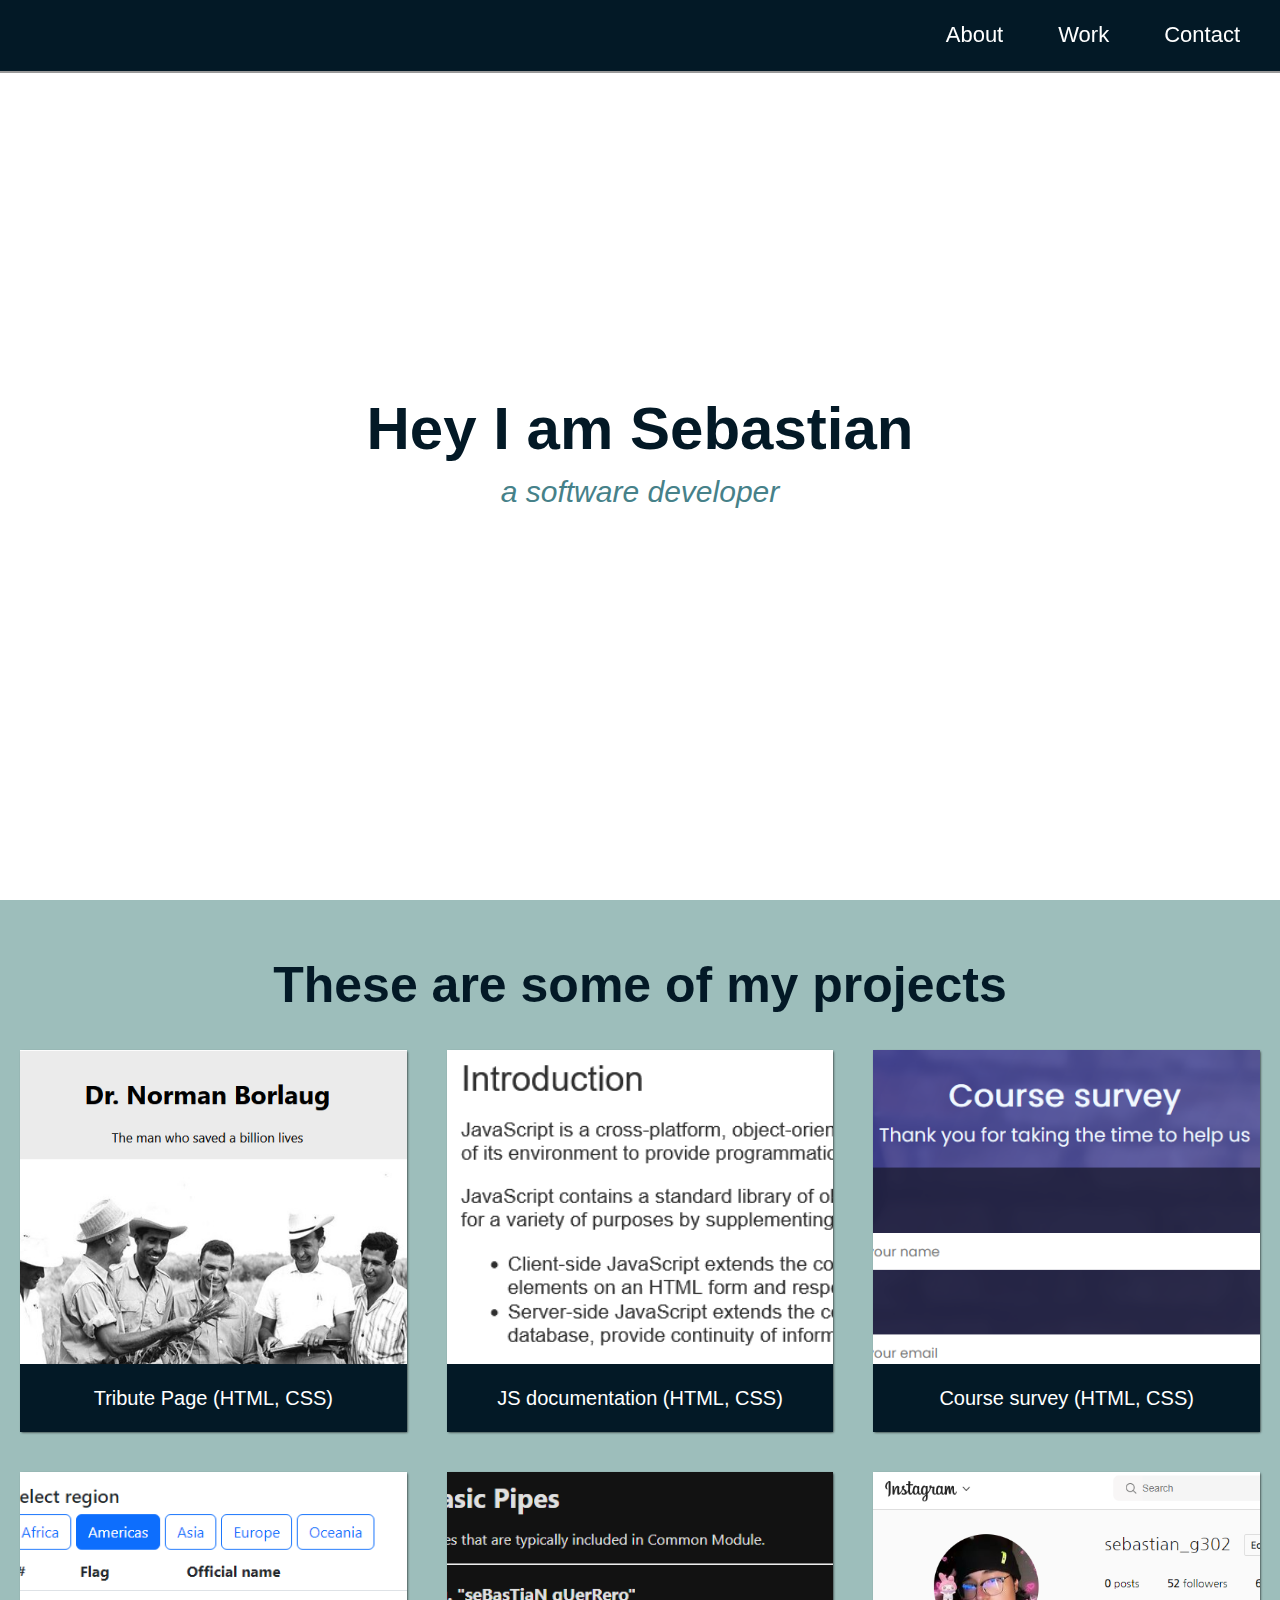
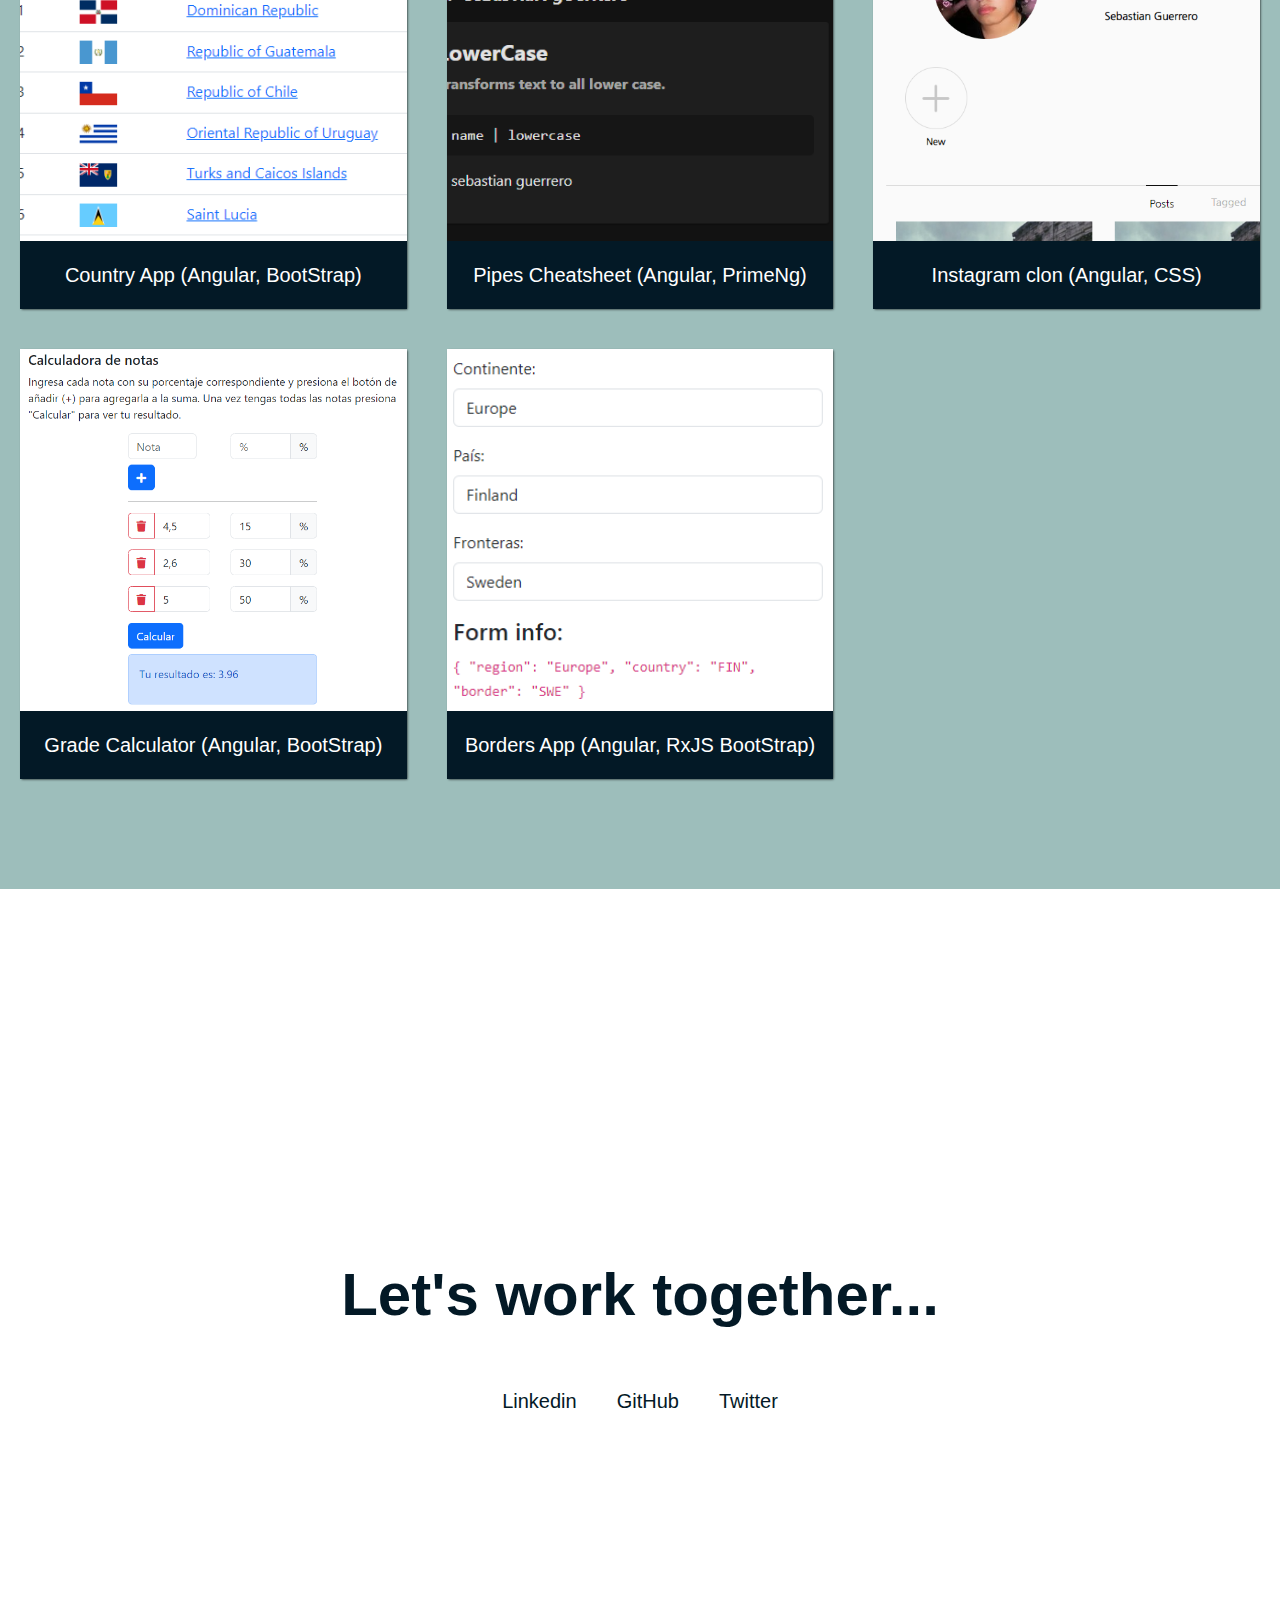
<file: index.html>
<!DOCTYPE html>
<html lang="en">

<head>
    <meta charset="UTF-8">
    <meta http-equiv="X-UA-Compatible" content="IE=edge">
    <meta name="viewport" content="width=device-width, initial-scale=1.0">
    <title>My portfolio</title>
    <link rel="stylesheet" href="https://use.fontawesome.com/releases/v5.8.2/css/all.css"
        integrity="sha384-oS3vJWv+0UjzBfQzYUhtDYW+Pj2yciDJxpsK1OYPAYjqT085Qq/1cq5FLXAZQ7Ay" crossorigin="anonymous" />
    <link rel="stylesheet" href="style.css?1">
    
<link rel="icon" href="img/ico.ico">
</head>

<!-- Google tag (gtag.js) -->
<script async src="https://www.googletagmanager.com/gtag/js?id=G-JQHBH5FK3P"></script>
<script>
  window.dataLayer = window.dataLayer || [];
  function gtag(){dataLayer.push(arguments);}
  gtag('js', new Date());

  gtag('config', 'G-JQHBH5FK3P');
</script>

<body>
    <nav id="navbar">
        <ul class="nav-list">
            <li>
                <a href="#welcome-section">About</a>
            </li>
            <li>
                <a href="#projects">Work</a>
            </li>
            <li>
                <a href="#contact">Contact</a>
            </li>
        </ul>
    </nav>
    <section id="welcome-section">
        <h1>Hey I am Sebastian</h1>
        <p>a software developer</p>
    </section>
    <section id="projects">
        <h2>These are some of my projects</h2>

        <div class="projects-grid">
            <a href="Tributo/index.html" target="_blank" class="project" >
                <img class="project-image" src="img/imagen-tributo.png" alt="tribute project image">
                <p class="project-title">
                    Tribute Page (HTML, CSS)
                </p>
            </a>

            <a href="Documentacion/index.html" target="_blank" class="project">
                <img class="project-image" src="img/imagen-documentacion.png" alt="documentation project image">
                <p class="project-title">
                    JS documentation (HTML, CSS)
                </p>
            </a>
            <a href="Encuesta/index.html" target="_blank" class="project">
                <img class="project-image" src="img/imagen-encuesta.png" alt="survey project image">
                <p class="project-title">
                    Course survey (HTML, CSS)
                </p>
            </a>
            <a href="https://bucolic-sunflower-2cf0e7.netlify.app" target="_blank" class="project">
                <img class="project-image" src="img/imagen-countryapp.png" alt="survey project image">
                <p class="project-title">
                    Country App (Angular, BootStrap)
                </p>
            </a>
             <a href="https://silly-cobbler-879619.netlify.app/" target="_blank" class="project">
                <img class="project-image" src="img/pipesimage.png" alt="Pipes-Cheatsheet project image">
                <p class="project-title">
                    Pipes Cheatsheet (Angular, PrimeNg)
                </p>
            </a>
            <a href="https://rainbow-figolla-d42e29.netlify.app" target="_blank" class="project">
                <img class="project-image" src="img/imagen-instagram.png" alt="Instagram clon project image">
                <p class="project-title">
                    Instagram clon (Angular, CSS)
                </p>
            </a>
             <a href="https://notasporporcentajes.000webhostapp.com" target="_blank" class="project">
                <img class="project-image" src="img/calculadoradenotas.png" alt="Grade calculator">
                <p class="project-title">
                    Grade Calculator (Angular, BootStrap)
                </p>
            </a>
             <a href="https://bordersapp.netlify.app" target="_blank" class="project">
                <img class="project-image" src="img/borderapp.png" alt="BordersApp project image">
                <p class="project-title">
                    Borders App (Angular, RxJS BootStrap)
                </p>
            </a>
        </div>
    </section>
    <section id="contact">
        <h1>Let's work together...</h1>
        <div id="contact-links">
            <a href="https://facebook.com" target="_blank" class="btn contact-details"><i
                    class="fab fa-linkedin"></i> Linkedin</a>
            <a id="profile-link" href="https://github.com/SebastianG302" target="_blank" class="btn contact-details"><i
                    class="fab fa-github"></i> GitHub</a>
            <a href="https://twitter.com" target="_blank" class="btn contact-details"><i class="fab fa-twitter"></i>
                Twitter</a>
        </div>
    </section>
</body>

</html>
</file>
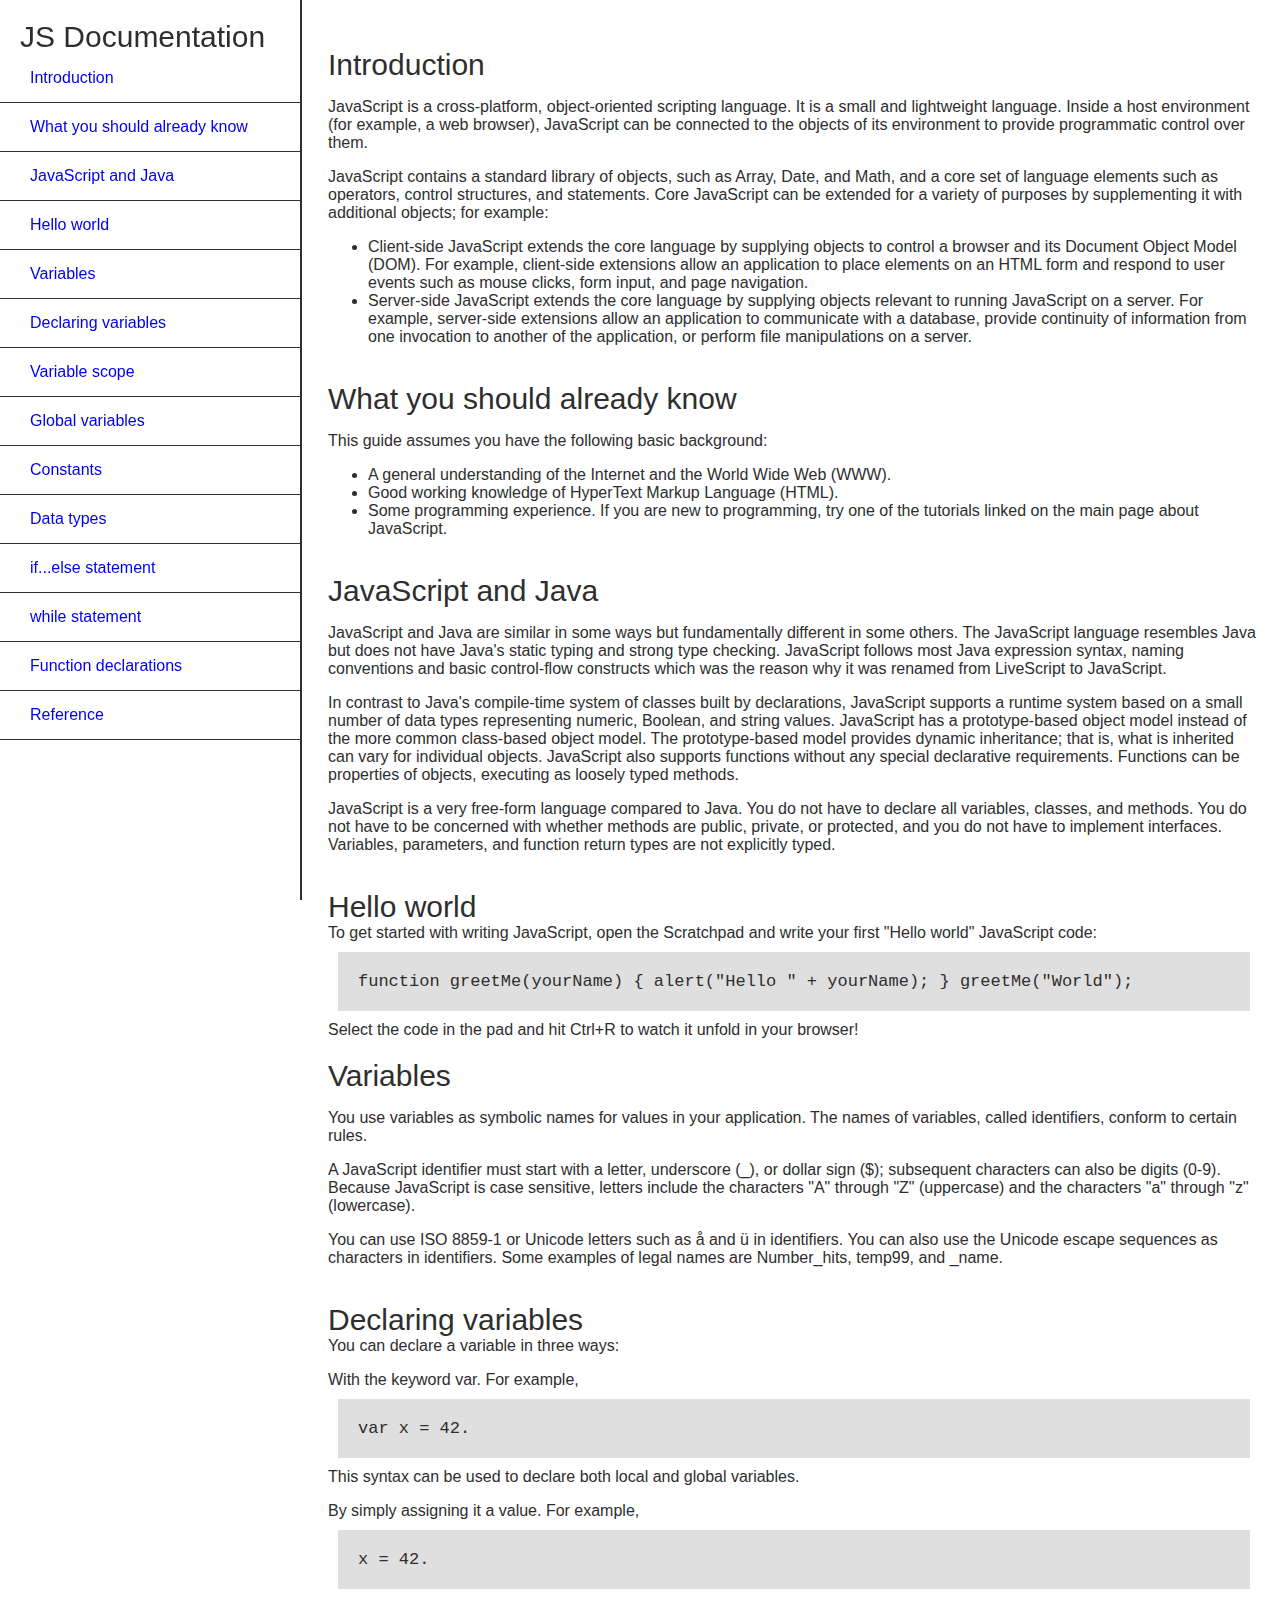
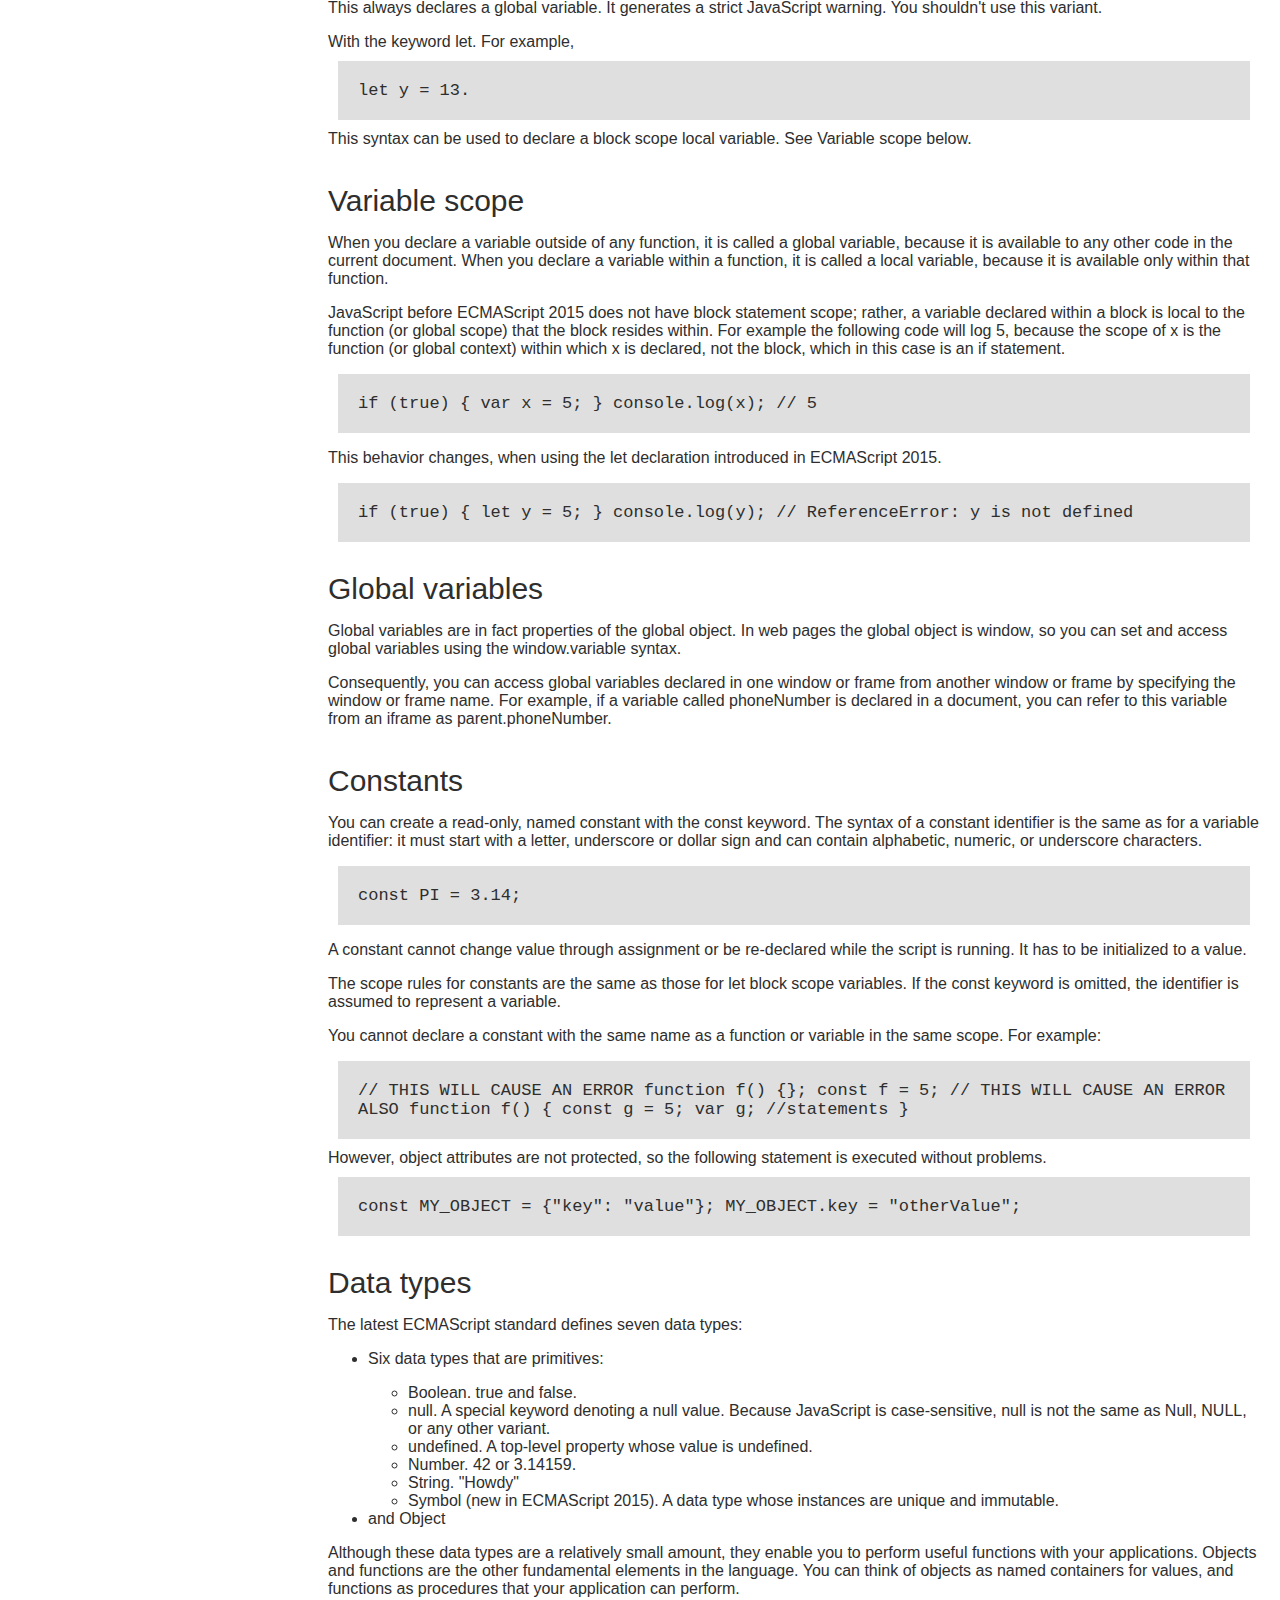
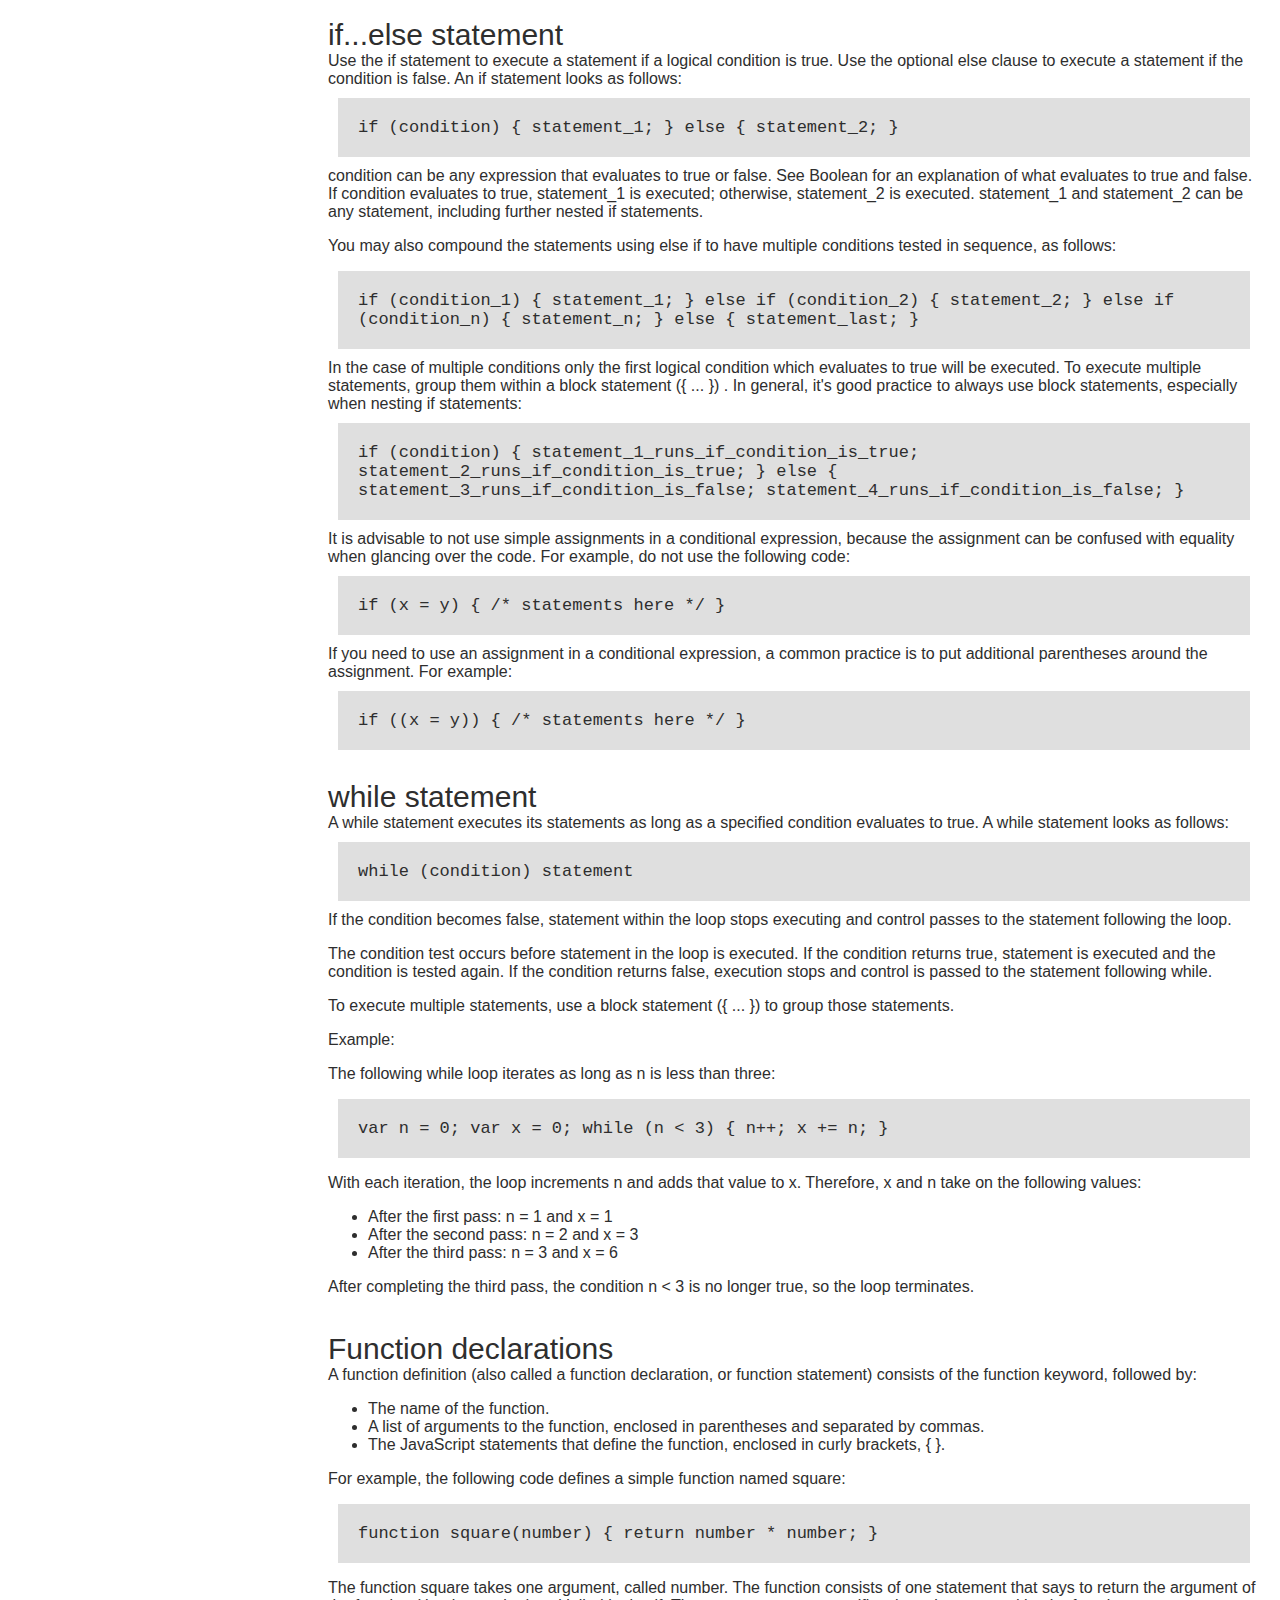
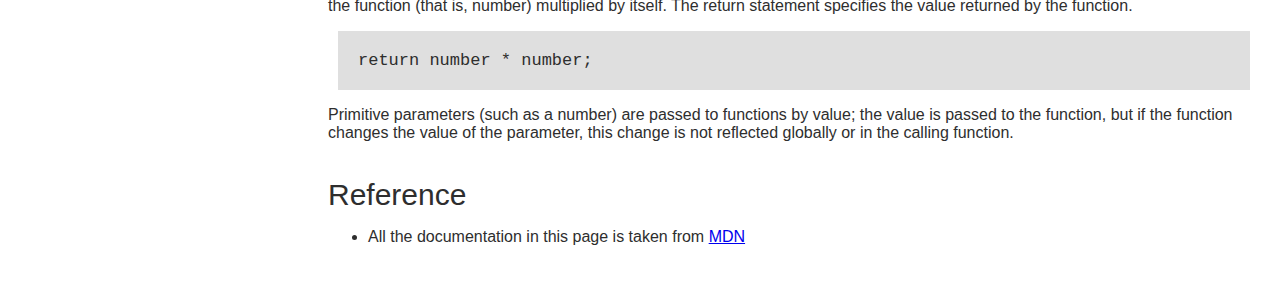
<file: Documentacion/index.html>
<!DOCTYPE html>
<html lang="en">

<head>
  <meta charset="UTF-8">
  <meta http-equiv="X-UA-Compatible" content="IE=edge">
  <meta name="viewport" content="width=device-width, initial-scale=1.0">
  <link rel="stylesheet" href="style.css">
  <title>Documentacion</title>
</head>

<body>
  <nav id="navbar">
    <header id="principal">JS Documentation</header>
    <ul>
      <li><a class="nav-link" href="#Introduction">Introduction</a></li>
      <li>
        <a class="nav-link" href="#What_you_should_already_know">What you should already know</a>
      </li>
      <li>
        <a class="nav-link" href="#JavaScript_and_Java">JavaScript and Java</a>
      </li>
      <li><a class="nav-link" href="#Hello_world">Hello world</a></li>
      <li><a class="nav-link" href="#Variables">Variables</a></li>
      <li>
        <a class="nav-link" href="#Declaring_variables">Declaring variables</a>
      </li>
      <li><a class="nav-link" href="#Variable_scope">Variable scope</a></li>
      <li>
        <a class="nav-link" href="#Global_variables">Global variables</a>
      </li>
      <li><a class="nav-link" href="#Constants">Constants</a></li>
      <li><a class="nav-link" href="#Data_types">Data types</a></li>
      <li>
        <a class="nav-link" href="#if...else_statement">if...else statement</a>
      </li>
      <li><a class="nav-link" href="#while_statement">while statement</a></li>
      <li>
        <a class="nav-link" href="#Function_declarations">Function declarations</a>
      </li>
      <li><a class="nav-link" href="#Reference">Reference</a></li>
    </ul>
  </nav>
  <main id="main-doc">
    <section class="main-section" id="Introduction">
      <header>Introduction</header>
      <article>
        <p>
          JavaScript is a cross-platform, object-oriented scripting language.
          It is a small and lightweight language. Inside a host environment
          (for example, a web browser), JavaScript can be connected to the
          objects of its environment to provide programmatic control over
          them.
        </p>

        <p>
          JavaScript contains a standard library of objects, such as Array,
          Date, and Math, and a core set of language elements such as
          operators, control structures, and statements. Core JavaScript can
          be extended for a variety of purposes by supplementing it with
          additional objects; for example:
        </p>
        <ul>
          <li>
            Client-side JavaScript extends the core language by supplying
            objects to control a browser and its Document Object Model (DOM).
            For example, client-side extensions allow an application to place
            elements on an HTML form and respond to user events such as mouse
            clicks, form input, and page navigation.
          </li>
          <li>
            Server-side JavaScript extends the core language by supplying
            objects relevant to running JavaScript on a server. For example,
            server-side extensions allow an application to communicate with a
            database, provide continuity of information from one invocation to
            another of the application, or perform file manipulations on a
            server.
          </li>
        </ul>
      </article>
    </section>
    <section class="main-section" id="What_you_should_already_know">
      <header>What you should already know</header>
      <article>
        <p>This guide assumes you have the following basic background:</p>

        <ul>
          <li>
            A general understanding of the Internet and the World Wide Web
            (WWW).
          </li>
          <li>Good working knowledge of HyperText Markup Language (HTML).</li>
          <li>
            Some programming experience. If you are new to programming, try
            one of the tutorials linked on the main page about JavaScript.
          </li>
        </ul>
      </article>
    </section>
    <section class="main-section" id="JavaScript_and_Java">
      <header>JavaScript and Java</header>
      <article>
        <p>
          JavaScript and Java are similar in some ways but fundamentally
          different in some others. The JavaScript language resembles Java but
          does not have Java's static typing and strong type checking.
          JavaScript follows most Java expression syntax, naming conventions
          and basic control-flow constructs which was the reason why it was
          renamed from LiveScript to JavaScript.
        </p>

        <p>
          In contrast to Java's compile-time system of classes built by
          declarations, JavaScript supports a runtime system based on a small
          number of data types representing numeric, Boolean, and string
          values. JavaScript has a prototype-based object model instead of the
          more common class-based object model. The prototype-based model
          provides dynamic inheritance; that is, what is inherited can vary
          for individual objects. JavaScript also supports functions without
          any special declarative requirements. Functions can be properties of
          objects, executing as loosely typed methods.
        </p>
        <p>
          JavaScript is a very free-form language compared to Java. You do not
          have to declare all variables, classes, and methods. You do not have
          to be concerned with whether methods are public, private, or
          protected, and you do not have to implement interfaces. Variables,
          parameters, and function return types are not explicitly typed.
        </p>
      </article>
    </section>
    <section class="main-section" id="Hello_world">
      <header>Hello world</header>
      <article>
        To get started with writing JavaScript, open the Scratchpad and write
        your first "Hello world" JavaScript code:
        <code>function greetMe(yourName) { alert("Hello " + yourName); }
          greetMe("World");
        </code>

        Select the code in the pad and hit Ctrl+R to watch it unfold in your
        browser!
      </article>
    </section>
    <section class="main-section" id="Variables">
      <header>Variables</header>
      <p>
        You use variables as symbolic names for values in your application.
        The names of variables, called identifiers, conform to certain rules.
      </p>
      <p>
        A JavaScript identifier must start with a letter, underscore (_), or
        dollar sign ($); subsequent characters can also be digits (0-9).
        Because JavaScript is case sensitive, letters include the characters
        "A" through "Z" (uppercase) and the characters "a" through "z"
        (lowercase).
      </p>
      <p>
        You can use ISO 8859-1 or Unicode letters such as å and ü in
        identifiers. You can also use the Unicode escape sequences as
        characters in identifiers. Some examples of legal names are
        Number_hits, temp99, and _name.
      </p>
    </section>
    <section class="main-section" id="Declaring_variables">
      <header>Declaring variables</header>
      <article>
        You can declare a variable in three ways:
        <p>
          With the keyword var. For example, <code>var x = 42.</code> This
          syntax can be used to declare both local and global variables.
        </p>
        <p>
          By simply assigning it a value. For example,
          <code>x = 42.</code> This always declares a global variable. It
          generates a strict JavaScript warning. You shouldn't use this
          variant.
        </p>
        <p>
          With the keyword let. For example,<code> let y = 13.</code> This
          syntax can be used to declare a block scope local variable. See
          Variable scope below.
        </p>
      </article>
    </section>
    <section class="main-section" id="Variable_scope">
      <header>Variable scope</header>
      <article>
        <p>
          When you declare a variable outside of any function, it is called a
          global variable, because it is available to any other code in the
          current document. When you declare a variable within a function, it
          is called a local variable, because it is available only within that
          function.
        </p>

        <p>
          JavaScript before ECMAScript 2015 does not have block statement
          scope; rather, a variable declared within a block is local to the
          function (or global scope) that the block resides within. For
          example the following code will log 5, because the scope of x is the
          function (or global context) within which x is declared, not the
          block, which in this case is an if statement.
        </p>
        <code>if (true) { var x = 5; } console.log(x); // 5</code>
        <p>
          This behavior changes, when using the let declaration introduced in
          ECMAScript 2015.
        </p>

        <code>if (true) { let y = 5; } console.log(y); // ReferenceError: y is
          not defined</code>
      </article>
    </section>
    <section class="main-section" id="Global_variables">
      <header>Global variables</header>
      <article>
        <p>
          Global variables are in fact properties of the global object. In web
          pages the global object is window, so you can set and access global
          variables using the window.variable syntax.
        </p>

        <p>
          Consequently, you can access global variables declared in one window
          or frame from another window or frame by specifying the window or
          frame name. For example, if a variable called phoneNumber is
          declared in a document, you can refer to this variable from an
          iframe as parent.phoneNumber.
        </p>
      </article>
    </section>
    <section class="main-section" id="Constants">
      <header>Constants</header>
      <article>
        <p>
          You can create a read-only, named constant with the const keyword.
          The syntax of a constant identifier is the same as for a variable
          identifier: it must start with a letter, underscore or dollar sign
          and can contain alphabetic, numeric, or underscore characters.
        </p>

        <code>const PI = 3.14;</code>
        <p>
          A constant cannot change value through assignment or be re-declared
          while the script is running. It has to be initialized to a value.
        </p>

        <p>
          The scope rules for constants are the same as those for let block
          scope variables. If the const keyword is omitted, the identifier is
          assumed to represent a variable.
        </p>

        <p>
          You cannot declare a constant with the same name as a function or
          variable in the same scope. For example:
        </p>

        <code>// THIS WILL CAUSE AN ERROR function f() {}; const f = 5; // THIS
          WILL CAUSE AN ERROR ALSO function f() { const g = 5; var g;
          //statements }</code>
        However, object attributes are not protected, so the following
        statement is executed without problems.
        <code>const MY_OBJECT = {"key": "value"}; MY_OBJECT.key =
          "otherValue";</code>
      </article>
    </section>
    <section class="main-section" id="Data_types">
      <header>Data types</header>
      <article>
        <p>The latest ECMAScript standard defines seven data types:</p>
        <ul>
          <li>
            <p>Six data types that are primitives:</p>
            <ul>
              <li>Boolean. true and false.</li>
              <li>
                null. A special keyword denoting a null value. Because
                JavaScript is case-sensitive, null is not the same as Null,
                NULL, or any other variant.
              </li>
              <li>
                undefined. A top-level property whose value is undefined.
              </li>
              <li>Number. 42 or 3.14159.</li>
              <li>String. "Howdy"</li>
              <li>
                Symbol (new in ECMAScript 2015). A data type whose instances
                are unique and immutable.
              </li>
            </ul>
          </li>

          <li>and Object</li>
        </ul>
        Although these data types are a relatively small amount, they enable
        you to perform useful functions with your applications. Objects and
        functions are the other fundamental elements in the language. You can
        think of objects as named containers for values, and functions as
        procedures that your application can perform.
      </article>
    </section>
    <section class="main-section" id="if...else_statement">
      <header>if...else statement</header>
      <article>
        Use the if statement to execute a statement if a logical condition is
        true. Use the optional else clause to execute a statement if the
        condition is false. An if statement looks as follows:

        <code>if (condition) { statement_1; } else { statement_2; }</code>
        condition can be any expression that evaluates to true or false. See
        Boolean for an explanation of what evaluates to true and false. If
        condition evaluates to true, statement_1 is executed; otherwise,
        statement_2 is executed. statement_1 and statement_2 can be any
        statement, including further nested if statements.
        <p>
          You may also compound the statements using else if to have multiple
          conditions tested in sequence, as follows:
        </p>
        <code>if (condition_1) { statement_1; } else if (condition_2) {
          statement_2; } else if (condition_n) { statement_n; } else {
          statement_last; }
        </code>
        In the case of multiple conditions only the first logical condition
        which evaluates to true will be executed. To execute multiple
        statements, group them within a block statement ({ ... }) . In
        general, it's good practice to always use block statements, especially
        when nesting if statements:

        <code>if (condition) { statement_1_runs_if_condition_is_true;
          statement_2_runs_if_condition_is_true; } else {
          statement_3_runs_if_condition_is_false;
          statement_4_runs_if_condition_is_false; }</code>
        It is advisable to not use simple assignments in a conditional
        expression, because the assignment can be confused with equality when
        glancing over the code. For example, do not use the following code:
        <code>if (x = y) { /* statements here */ }</code> If you need to use
        an assignment in a conditional expression, a common practice is to put
        additional parentheses around the assignment. For example:

        <code>if ((x = y)) { /* statements here */ }</code>
      </article>
    </section>
    <section class="main-section" id="while_statement">
      <header>while statement</header>
      <article>
        A while statement executes its statements as long as a specified
        condition evaluates to true. A while statement looks as follows:

        <code>while (condition) statement</code> If the condition becomes
        false, statement within the loop stops executing and control passes to
        the statement following the loop.

        <p>
          The condition test occurs before statement in the loop is executed.
          If the condition returns true, statement is executed and the
          condition is tested again. If the condition returns false, execution
          stops and control is passed to the statement following while.
        </p>

        <p>
          To execute multiple statements, use a block statement ({ ... }) to
          group those statements.
        </p>

        Example:

        <p>
          The following while loop iterates as long as n is less than three:
        </p>

        <code>var n = 0; var x = 0; while (n &lt; 3) { n++; x += n; }</code>
        <p>
          With each iteration, the loop increments n and adds that value to x.
          Therefore, x and n take on the following values:
        </p>

        <ul>
          <li>After the first pass: n = 1 and x = 1</li>
          <li>After the second pass: n = 2 and x = 3</li>
          <li>After the third pass: n = 3 and x = 6</li>
        </ul>
        <p>
          After completing the third pass, the condition n &lt; 3 is no longer
          true, so the loop terminates.
        </p>
      </article>
    </section>
    <section class="main-section" id="Function_declarations">
      <header>Function declarations</header>
      <article>
        A function definition (also called a function declaration, or function
        statement) consists of the function keyword, followed by:

        <ul>
          <li>The name of the function.</li>
          <li>
            A list of arguments to the function, enclosed in parentheses and
            separated by commas.
          </li>
          <li>
            The JavaScript statements that define the function, enclosed in
            curly brackets, { }.
          </li>
        </ul>
        <p>
          For example, the following code defines a simple function named
          square:
        </p>

        <code>function square(number) { return number * number; }</code>
        <p>
          The function square takes one argument, called number. The function
          consists of one statement that says to return the argument of the
          function (that is, number) multiplied by itself. The return
          statement specifies the value returned by the function.
        </p>
        <code>return number * number;</code>
        <p>
          Primitive parameters (such as a number) are passed to functions by
          value; the value is passed to the function, but if the function
          changes the value of the parameter, this change is not reflected
          globally or in the calling function.
        </p>
      </article>
    </section>
    <section class="main-section" id="Reference">
      <header>Reference</header>
      <article>
        <ul>
          <li>
            All the documentation in this page is taken from
            <a href="https://developer.mozilla.org/en-US/docs/Web/JavaScript/Guide" target="_blank">MDN</a>
          </li>
        </ul>
      </article>
    </section>
  </main>
</body>

</html>
</file>
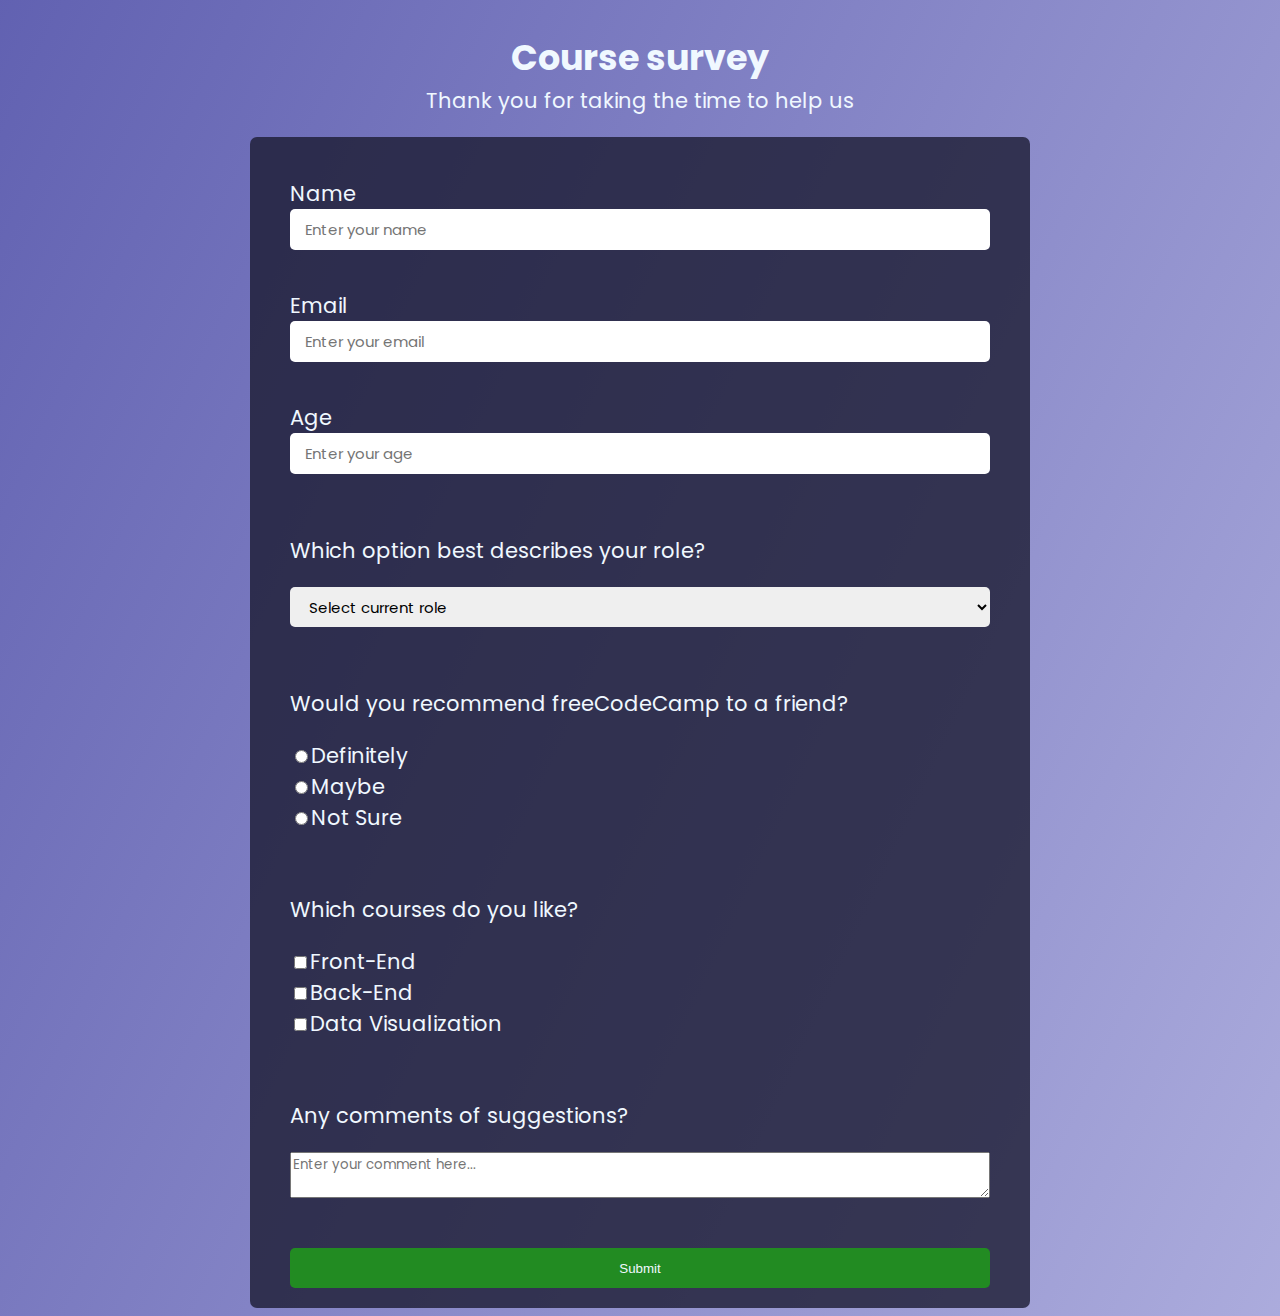
<file: Encuesta/index.html>
<!DOCTYPE html>
<html lang="en">
<head>
    <meta charset="UTF-8">
    <meta http-equiv="X-UA-Compatible" content="IE=edge">
    <meta name="viewport" content="width=device-width, initial-scale=1.0">
    <link rel="stylesheet" href="style.css">
    <title>Encuesta</title>
</head>
<body>
    <main id="main">
        <header>
            <h1 id="title">Course survey</h1>
            <p id="description">Thank you for taking the time to help us</p>
        </header>
        <form id="survey-form">
            <div class="form-div">
                <label for="name" id="name-label">Name</label>
                <input 
                    type="text"
                    name="name"
                    id="name"
                    class="input-text"
                    placeholder="Enter your name"
                    required>
            </div>
            <div class="form-div">
                <label for="email" id="email-label">Email</label>
                <input 
                    type="email" 
                    name="email" 
                    id="email"
                    class="input-text"
                    placeholder="Enter your email" 
                    required>
            </div>
            <div class="form-div">
                <label for="age" id="number-label">Age</label>
                <input 
                    type="number" 
                    name="age" 
                    id="number"
                    class="input-text"
                    placeholder="Enter your age">
            </div>
            <div class="form-div">
                <p>Which option best describes your role?</p>
                <select id="dropdown" name="role" class="input-text drop" required>
                    <option disabled selected>Select current role</option>
                    <option value="student">Student</option>
                    <option value="job">Full time job</option>
                    <option value="learner">Full time learner</option>
                    <option value="preferno">Prefer not to say</option>
                    <option value="other">Other</option>
                </select>
            </div>

            <div class="form-div">
                <p>Would you recommend freeCodeCamp to a friend?</p>
                <label>
                    <input type="radio" name="radio" value="definitely">Definitely
                </label>
                <label>
                    <input type="radio" name="radio" value="maybe">Maybe
                </label>
                <label>
                    <input type="radio" name="radio" value="not-sure">Not Sure
                </label>
            </div>

            <div class="form-div">
                <p>Which courses do you like?</p>
                <label>
                    <input type="checkbox" value="front-end">Front-End
                </label>
                <label>
                    <input type="checkbox" value="back-end">Back-End
                </label>
                <label>
                    <input type="checkbox" value="data">Data Visualization
                </label>
            </div>

            <div class="form-div">
                <p>Any comments of suggestions?</p>
                <textarea name="comments"  placeholder="Enter your comment here..."></textarea>
            </div>

            <div>
                <button type="submit" id="submit">Submit</button>
            </div>
        </form>
    </main>

</body>
</html>
</file>
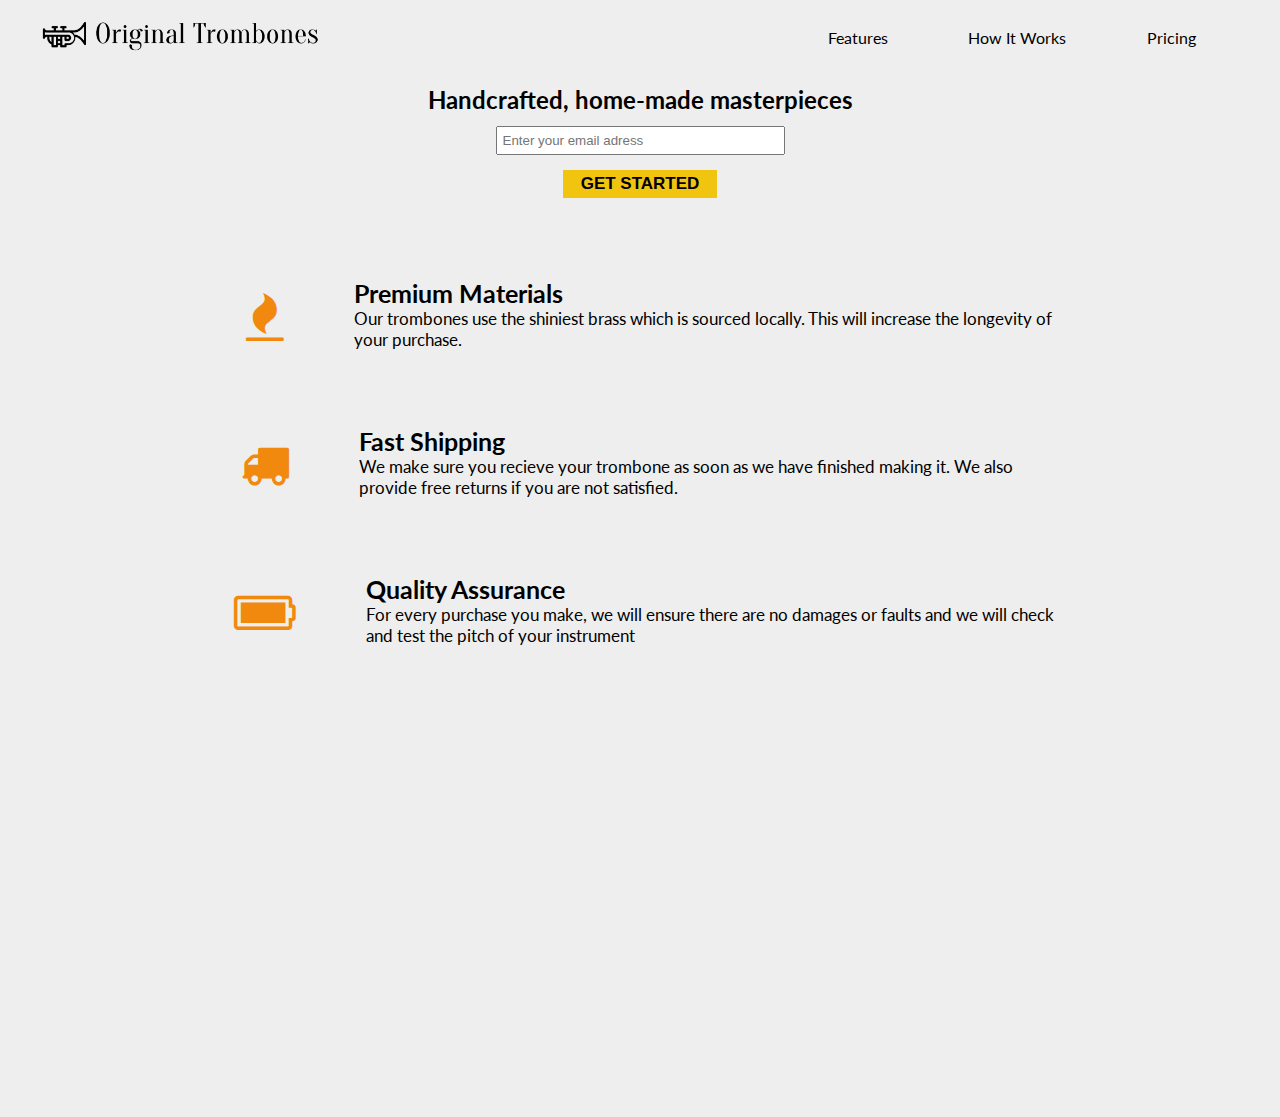
<file: Landing page/index.html>
<!DOCTYPE html>
<html lang="en">
<head>
    <meta charset="UTF-8">
    <meta http-equiv="X-UA-Compatible" content="IE=edge">
    <meta name="viewport" content="width=device-width, initial-scale=1.0">
    <link rel="stylesheet" href="font-awesome-4.7.0/css/font-awesome.css">

    <link rel="stylesheet" href="styles.css">
    <title>Landing Page</title>
</head>
<body>
    <div id="page-wrapper">
    <header id="header">
        <div id="logo">
            <img id="header-img" src="logo.png">
        </div>
        
        <nav id="nav-bar">
            <ul>
                <li><a class="nav-link" href="#features">Features</a></li>
                <li><a class="nav-link" href="#how-it-works">How It Works</a></li>
                <li><a class="nav-link" href="#pricing">Pricing</a></li>
            </ul>
        </nav>

    </header>
    <main> 
        
        <section id="how-it-works">
            <h2>Handcrafted, home-made masterpieces</h2>
            <form id="form" action="https://www.freecodecamp.com/email-submit">
              <input id="email" name="email" type="email" placeholder="Enter your email adress" required>
              
              <input type="submit" id="submit" value="GET STARTED">
            </form>
        </section>
        
        <section>
            <div class="grid">
                <div class="icon"><i class="fa fa-3x fa-fire"></i></div>
                <div class="informacion">
                    <h2>Premium Materials</h2>
                    <p>Our trombones use the shiniest brass which is sourced locally. This will increase the longevity of your purchase.</p>
                </div>
            </div>
        </section>
        
                <section>
            <div class="grid">
                <div class="icon"><i class="fa fa-3x fa-truck"></i></div>
                <div class="informacion">
                    <h2>Fast Shipping</h2>
                    <p>We make sure you recieve your trombone as soon as we have finished making it. We also provide free returns if you are not satisfied. </p>
                </div>
            </div>
        </section>
        
                <section>
            <div class="grid">
                <div class="icon"><i class="fa fa-3x fa-battery-full" aria-hidden="true"></i></div>
                <div class="informacion">
                    <h2>Quality Assurance</h2>
                    <p>For every purchase you make, we will ensure there are no damages or faults and we will check and test the pitch of your instrument</p>
                </div>
            </div>
        </section>

        <section id="features">
            <iframe
            id="video"
            height="315"
            src="https://www.youtube-nocookie.com/embed/y8Yv4pnO7qc?rel=0&amp;controls=0&amp;showinfo=0"
            frameborder="0"
            allowfullscreen
          ></iframe>
        </section>          
        </section>
    </main>
</div>
</body>
</html>
</file>
<file: style.css>
:root {

    --rich-black-fogra-29: rgb(255, 255, 255);
    --metallic-seaweed: #468189ff;
    --green-sheen: #77aca2ff;
    --opal: #9dbebbff;
    --champagne: rgb(32, 6, 6);


    --azul-oscuro: #031926ff;


}

* {
    margin: 0;
    padding: 0;
}

html {
    font-size: 62.5%;
    scroll-behavior: smooth;
}

/*media query*/
@media (max-width: 600px) {
    html {
        font-size: 50%;
    }
}

body {
    font-family: 'Poppins', sans-serif;
    font-size: 2rem;
    font-weight: 400;
    line-height: 1.4;
    color: white;
}

li {
    list-style: none;
    padding-left: 15px;
}

a {
    text-decoration: none;
    color: var(--azul-oscuro);
}

h1,
h2 {
    color: var(--azul-oscuro);
    font-size: 6rem;
    text-align: center;
    padding-left: 5px;
    padding-right: 5px;
}

img {
    display: block;
    width: 100%;
}

#navbar {
    display: flex;
    justify-content: flex-end;
    position: fixed;
    top: 0;
    width: 100%;
    background-color: var(--azul-oscuro);
    box-shadow: 0 2px 0 rgba(0, 0, 0, 0.4);

}

.nav-list {
    margin-right: 2rem;
    display: flex;
}

.nav-list a {
    color: var(--rich-black-fogra-29);
    display: block;
    padding: 2rem;
    font-size: 2.2rem;
}

.nav-list a:hover {
    background-color: var(--green-sheen);
}

@media (max-width: 600px) {
    #navbar {
        justify-content: center;
    }
}

/* Welcome Section */

#welcome-section {
    display: flex;
    flex-direction: column;
    justify-content: center;
    align-items: center;

    color: var(--champagne);
    width: 100%;
    min-width: 336px;
    height: 100vh;
}

#welcome-section p {
    font-size: 3rem;
    font-weight: 200;
    font-style: italic;
    color: var(--metallic-seaweed);
}

#projects {
    text-align: center;
    padding: 5rem 2rem;
    background-color: var(--opal);
    min-width: 336px;
}

#projects h2 {
    font-size: 5rem;
    padding-top: rem;
    padding-bottom: 3rem;
}

.projects-grid {
    display: grid;
    grid-template-columns: repeat(auto-fit, minmax(320px, 1fr));
    grid-gap: 4rem;
    width: 100%;
    max-width: 1280px;
    margin: 0 auto;
    margin-bottom: 6rem;
}

.project {
    background-color: var(--rich-black-fogra-29);
    box-shadow: 1px 1px 2px rgba(0, 0, 0, 0.5);
    border-radius: 2px;
}

.project-image {
    height: calc(100% - 6.8rem);
    width: 100%;
    object-fit: cover;
}

.project-title {
    font-size: 2rem;
    padding: 2rem 0.5rem;
    background-color: var(--azul-oscuro);
    color: white;
}

#contact {
    display: flex;
    height: 100vh;
    min-width: 336px;
    flex-direction: column;
    justify-content: center;
    align-items: center;
    text-align: center;
    padding: 0 2rem;
    background-color: var(--rich-black-fogra-29);
}

#contact-links {
    display: flex;
    justify-content: center;
    width: 100%;
    max-width: 1000px;
    flex-wrap: wrap;
    margin-top: 4rem;
}

#contact-links a {
    display: inline-block;
    padding: 1rem 2rem;

}
</file>
<file: Documentacion/style.css>
body{
    font-family: 'Open Sans', Arial, sans-serif;
    color:  #2e2e2e;
}

code{
    display: block;
    text-align: left;
    font-size: 17px;
    background-color:#dfdfdf;
    padding: 20px;
    margin: 10px;
}
header{
    font-weight: lighter;
    font-size: 30px;
    padding-top: 20px;
}

#principal{
    padding-left: 20px;
}

#title{
    padding: 20px;
    border-bottom: 1px solid #2e2e2e;
}

#navbar{
    position: fixed;
    width: 300px;
    height: 100%;
    border-right: 2px solid #2e2e2e;
    top: 0;
    left: 0;
}

#navbar ul{
    padding: 0;
    margin: 0;
    overflow-y: auto;
    overflow-x: hidden;
}
#navbar li{
    list-style: none;
    padding: 15px 30px 15px 30px;
    border-bottom: 1px solid #2e2e2e;
    position: relative;
    width: 100%;
}
#navbar a{
    text-decoration: none;
}


#main-doc{
    position: absolute;
    margin-left: 300px;
    padding: 20px;
}

@media(max-width: 900px){
    #navbar{
        position: absolute;
        width: 100%;
        max-height: 207px;
        top: 0;
        padding: 0;
        margin: 0;
        z-index: 1;

    }
    #navbar ul{
        height: 207px;
        border-bottom: 2px solid #2e2e2e;

    }
    #main-doc{
        position: relative;
        top: 250px;
        margin-left: 0;
    }

    
}
</file>
<file: Encuesta/style.css>
@import url('https://fonts.googleapis.com/css?family=Poppins:200i,400&display=swap');

html{
    font-family: 'Poppins', sans-serif;
}

body{
    font-size: 21px;
    color: aliceblue;
    background-image: linear-gradient(
        115deg,
        rgba(58, 58, 158, 0.8),
        rgba(136, 136, 206, 0.7)
      ),
      url(https://cdn.freecodecamp.org/testable-projects-fcc/images/survey-form-background.jpeg);
    background-size: cover;
    background-repeat: no-repeat;
    background-position: center;
}

h1{
    font-size: 35px;
    margin-bottom: -20px;
}

header{
    padding-top: 0px;
    text-align: center;
}
#main{
    display: flex;
    justify-content: center;
    flex-direction: column;
    width: 100%;

}

#survey-form{
    margin: 0 auto;
    background: rgba(27, 27, 50, 0.8);
    width: 60%;
    max-width: 700px;
    padding: 1px 40px 20px 40px;
    border-radius: 7px;
}
.form-div{

    display: flex;
    flex-direction: column;
    padding-top: 40px;
}

.input-text{
    font-family: 'Poppins', sans-serif;
    font-size: 15px;
    border: none;
    height: 35px;
    border-radius: 5px;
    padding: 3px 3px 3px 15px;
}
.drop{
    height: 40px;
}

textarea{
    font-family: 'Poppins', sans-serif;
}

#submit{
    margin-top: 50px;
    width: 100%;
    height: 40px;
    background-color: forestgreen;
    border: none;
    border-radius: 5px;
    color: aliceblue;
}
</file>
<file: Landing page/styles.css>
@import 'https://fonts.googleapis.com/css?family=Lato:400,700';

*{
    margin: 0;
    padding: 0;
}

body {
    background-color: #eee;
    font-family: 'Lato', sans-serif;
}

#header{

    background-color: #eee;
    position: fixed;
    top: 0;
    min-height: 75px;
    display: flex;
    justify-content: space-between;
    align-items: center;
    padding: 0 20px;
}

#logo{
    width: 60vw;
}

#logo img{
    width: 100%;
    max-width: 300px;
    display: flexbox;
}

#nav-bar ul{
    width: 35vw;
    display: flex;
    flex-direction: row;
    justify-content: space-around;
}

#nav-bar li{
    flex-direction: initial;
    list-style: none;
}

a{
    text-decoration: none;
    color: black;
}

i{
    justify-content: center;
}
main{
    margin: auto;
    max-width: 1000px;
    display: flex;
    align-items: center;
    margin-top: 60px;
    flex-direction: column;
    padding: 25px;
}

.grid{
    display: flex;
}

.grid h2{
    font-size: 25px;
}
.grid p{
    font-size: 17px
}

.informacion{
    padding: 5px 0 0 50px;
    max-width: 700px
}

.icon {
    color: #f1890f;
    display: flex;
    align-items: center;
    padding: 20px;
    
}




section{
    padding-bottom: 60px;

}


#how-it-works{
    display: flex;
    flex-direction: column;
    align-items: center;
    justify-content: center;
    text-align: center;
}

#how-it-works h2{
    margin-bottom: 12px;
}

#email{
    width: 100%;
    max-width: 275px;
    padding: 5px;
}

#submit{
    font-weight: bold;
    font-size: 17px;
    background-color: #f1c40f;
    border: none;
    padding: 4px 18px;
    margin: 15px 0px;
}

#features{
    width: 100%;
    display: flex;
    justify-content: center;
}

#video{
    width: 100%;
    max-width: 550px;
}

@media (max-width: 650px) {
    header {
      flex-wrap: wrap;

    }
    #logo{
        margin-top: 15px;
        width: 100%;
        position: relative;
    }
    #logo img{
        margin: 0 auto;
    }
    .icon{
        display: none;
    }

    nav {
        margin-top: 10px;
        width: 100%;
        display: flex;
        flex-direction: column;
        align-items: center;
        text-align: center;
        padding: 0 50px;
      }
    nav li {
        padding-bottom: 5px;
    }
    main{
        margin-top: 110px;
    }

  }
</file>
